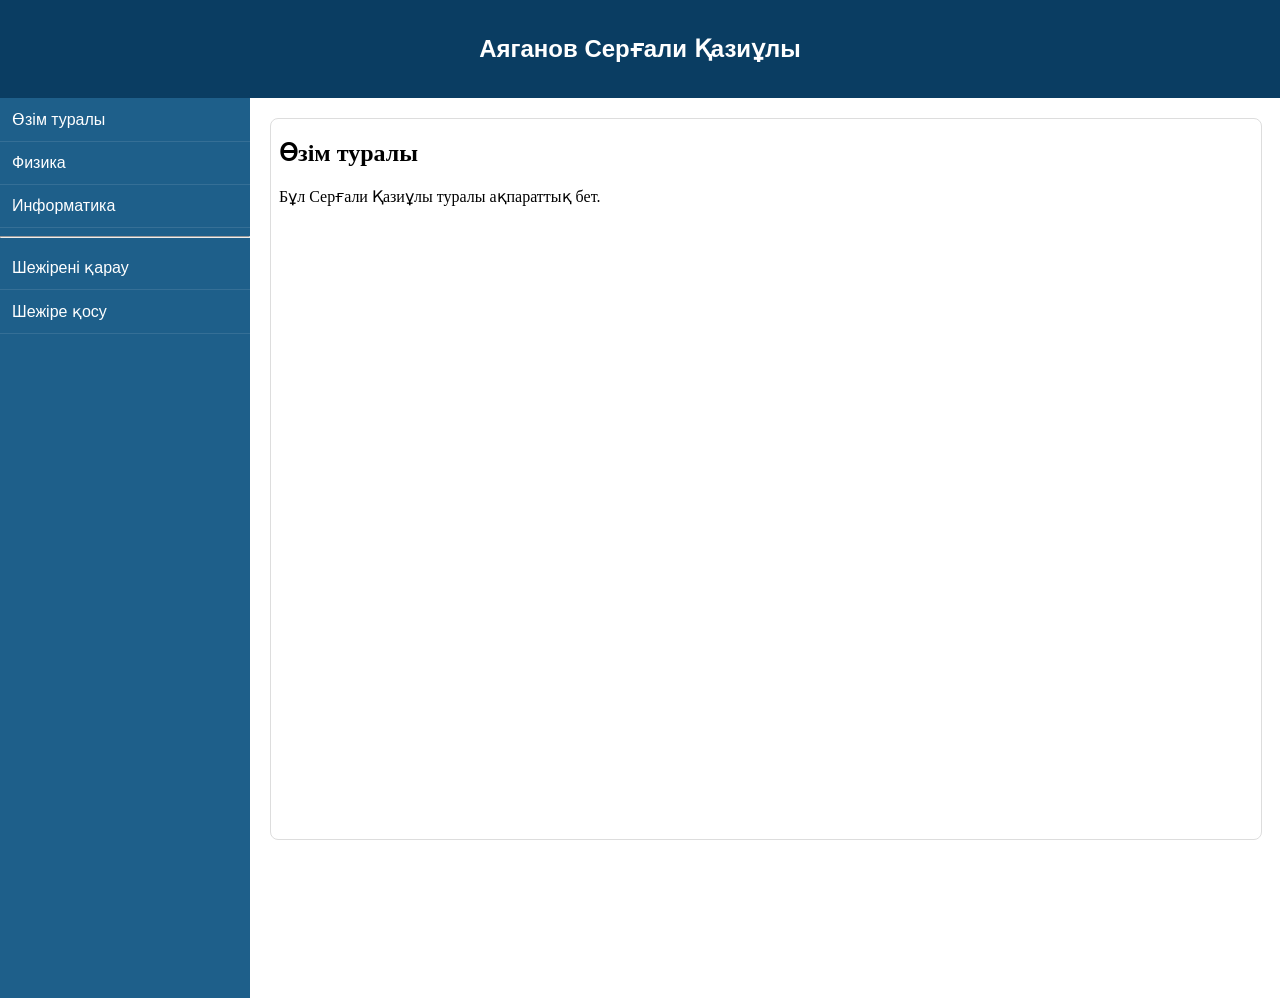
<file: index.html>
<!DOCTYPE html>
<html lang="kk">
<head>
    <meta charset="UTF-8">
    <title>Серғали сайты</title>

    <style>
        body { margin: 0; font-family: Arial, sans-serif; }

        header {
            background: #0a3d62;
            color: white;
            padding: 15px;
            text-align: center;
        }

        .container { display: flex; }

        .sidebar {
            width: 250px;
            background: #1e5f8a;
            height: 100vh;
            color: white;
        }

        .sidebar a {
            display: block;
            padding: 12px;
            color: white;
            text-decoration: none;
            border-bottom: 1px solid rgba(255,255,255,0.1);
            cursor: pointer;
        }

        .sidebar a:hover {
            background: #0a3d62;
        }

        .content {
            flex: 1;
            padding: 20px;
        }

        iframe {
            width: 100%;
            height: 80vh;
            border: 1px solid #ddd;
            border-radius: 8px;
        }
    </style>
</head>
<body>

<header>
    <h2>Аяганов Серғали Қазиұлы</h2>
</header>

<div class="container">
    <div class="sidebar">
        <a onclick="loadPage('about')">Өзім туралы</a>
        <a onclick="loadPage('physics')">Физика</a>
        <a onclick="loadPage('informatics')">Информатика</a>
        <hr>
        <a onclick="openPage('view.html')">Шежірені қарау</a>
        <a onclick="openPage('shezhire.html')">Шежіре қосу</a>
    </div>

    <div class="content">
        <iframe id="frame"></iframe>
    </div>
</div>

<script>
    function loadPage(page) {
        let content = "";

        if(page === "about") {
            content = `
                <h2>Өзім туралы</h2>
                <p>Бұл Серғали Қазиұлы туралы ақпараттық бет.</p>
            `;
        }

        if(page === "physics") {
            content = `
                <h2>Физика</h2>
                <p>Физика пәні бойынша оқу материалдары мен тапсырмалар.</p>
            `;
        }

        if(page === "informatics") {
            content = `
                <h2>Информатика</h2>
                <p>Информатика және бағдарламалау негіздері.</p>
            `;
        }

        document.getElementById("frame").srcdoc = content;
    }

    // ЕНДІ нақты HTML файлдарға ашады
    function openPage(url) {
        window.open(url, "_blank");
    }

    window.onload = () => loadPage('about');
</script>

</body>
</html>
</file>
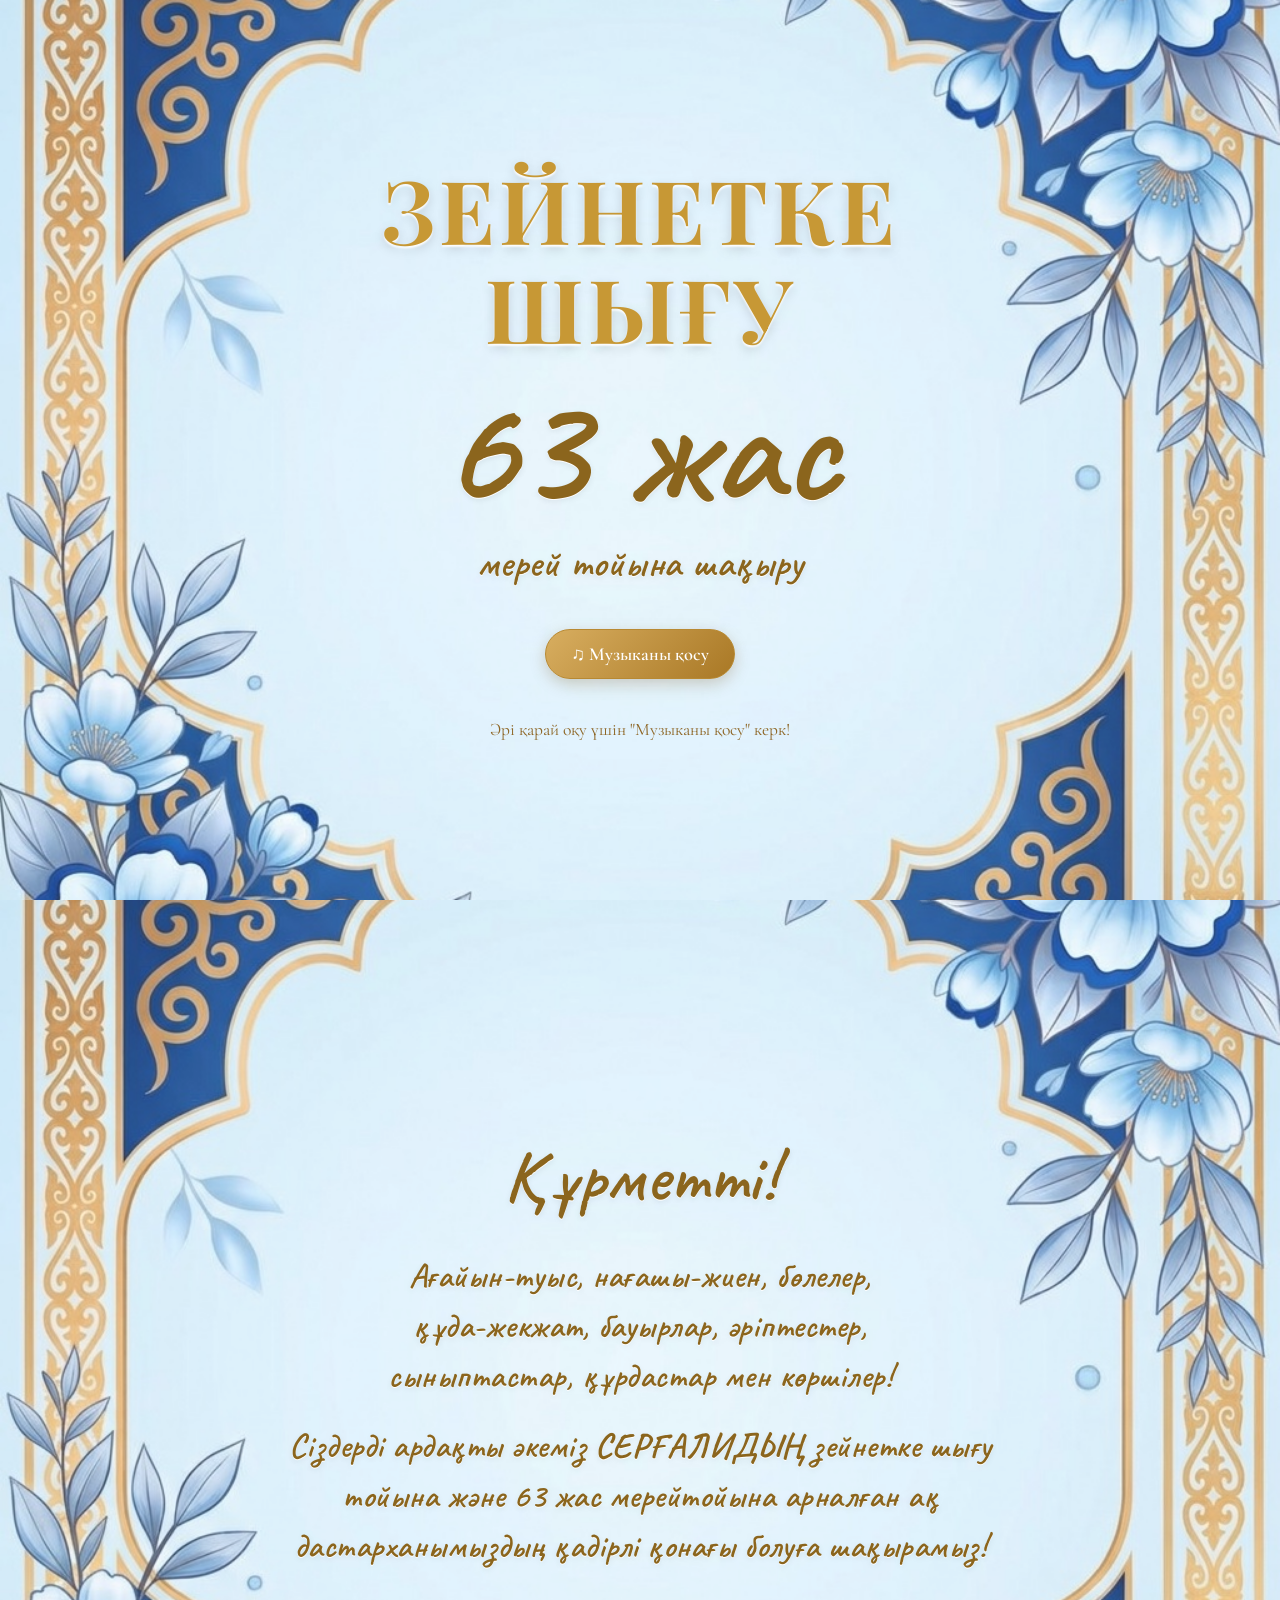
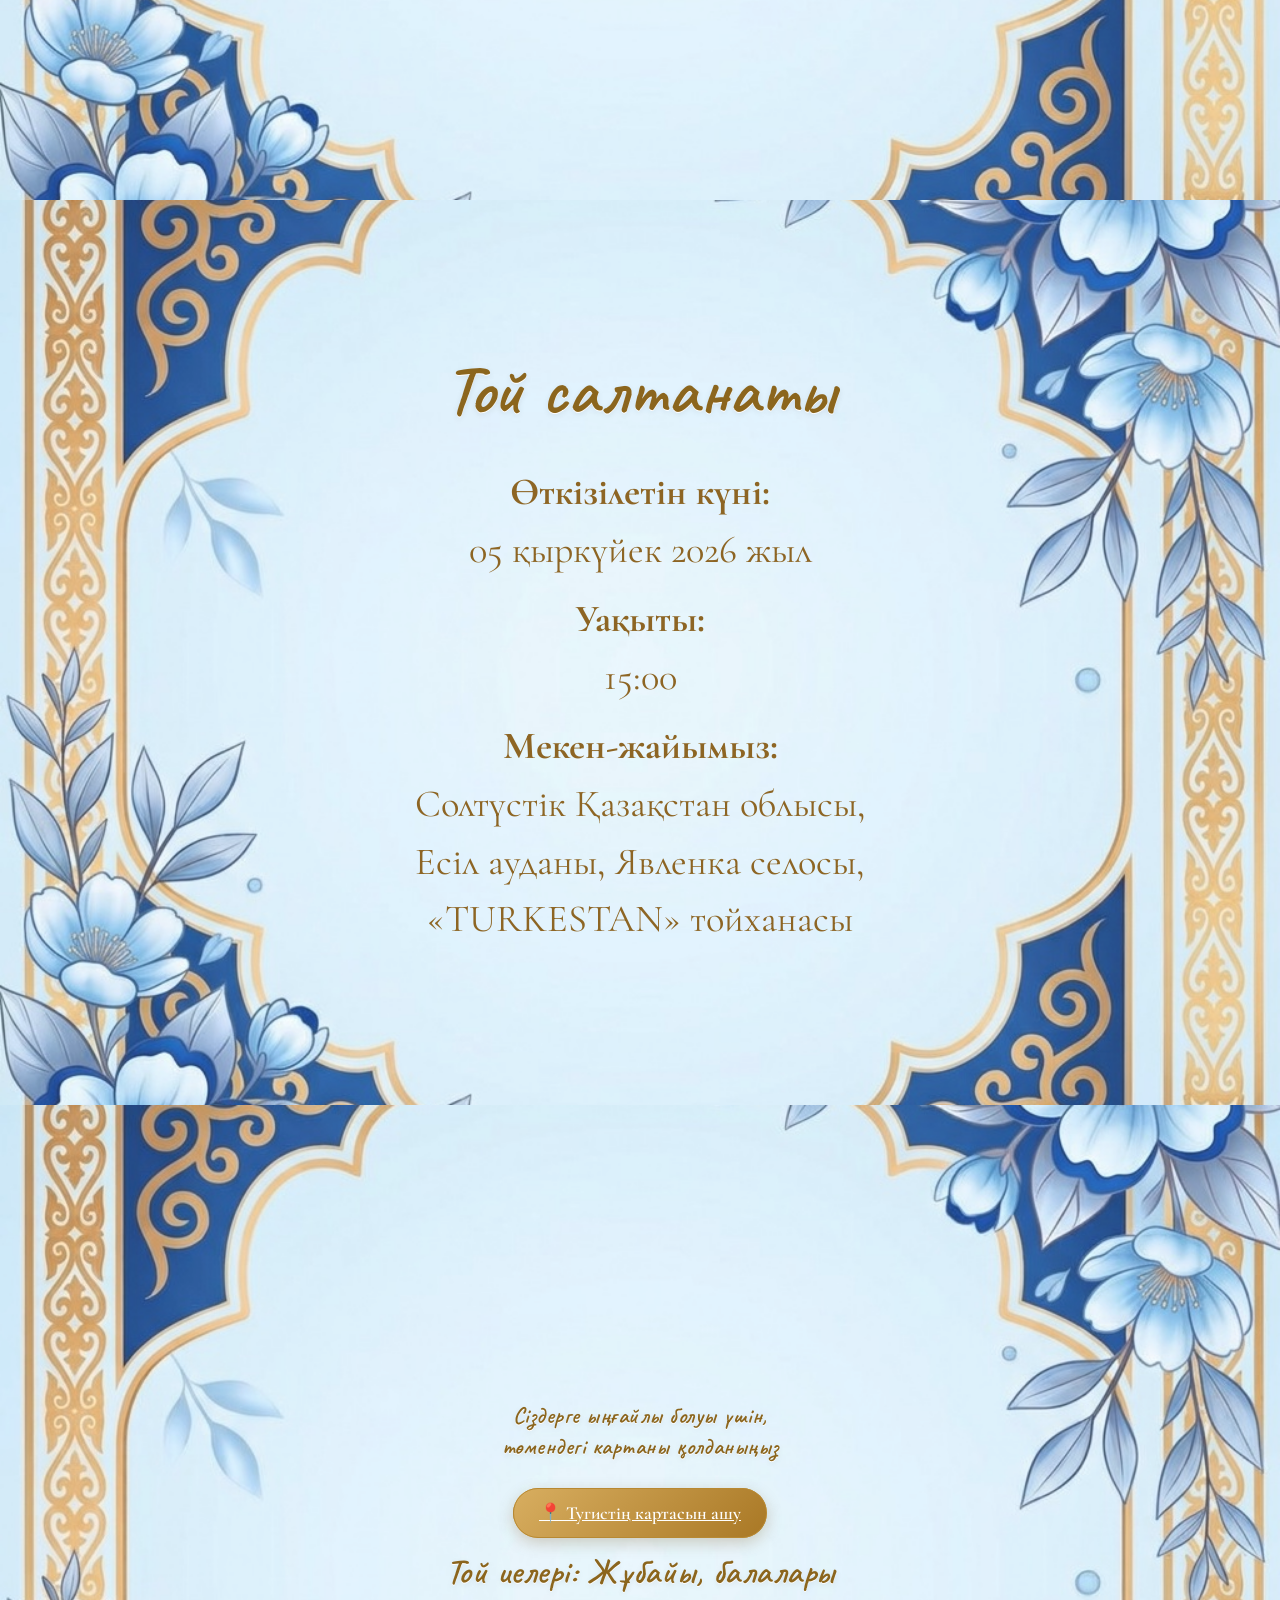
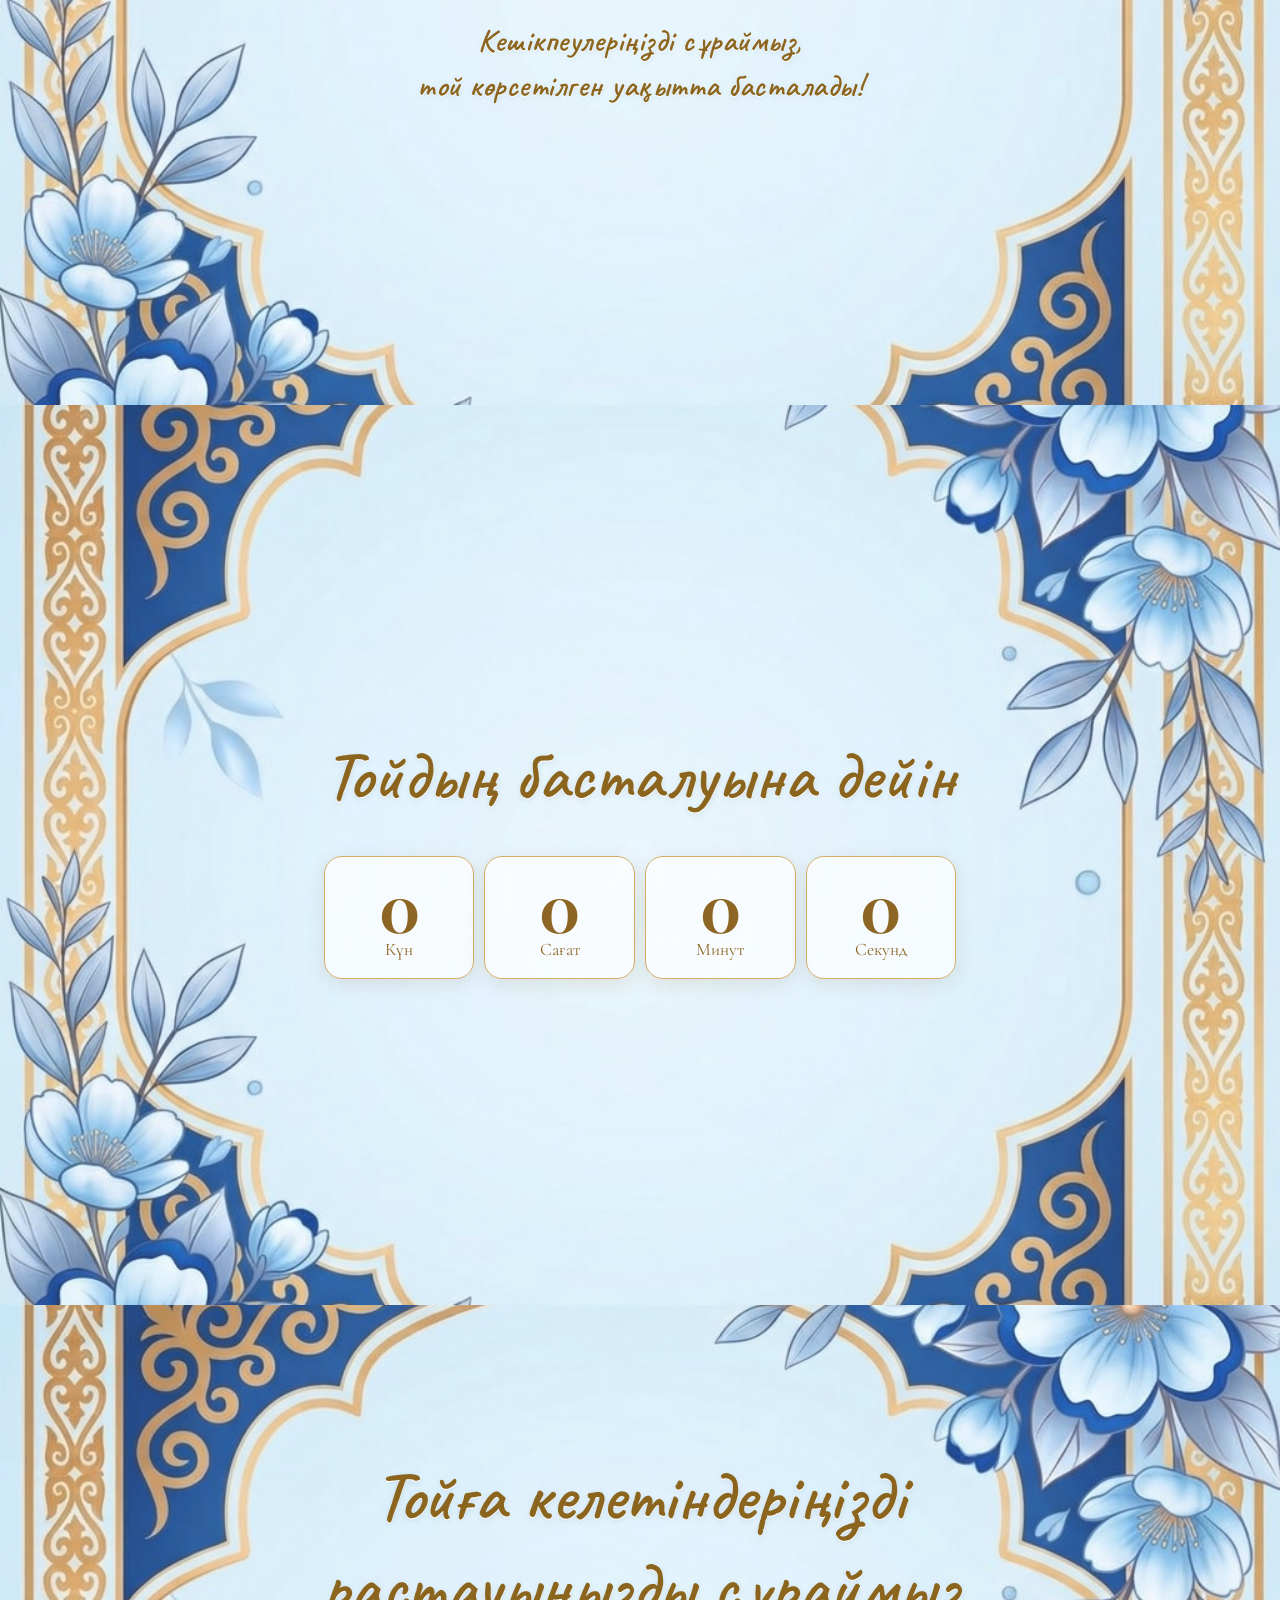
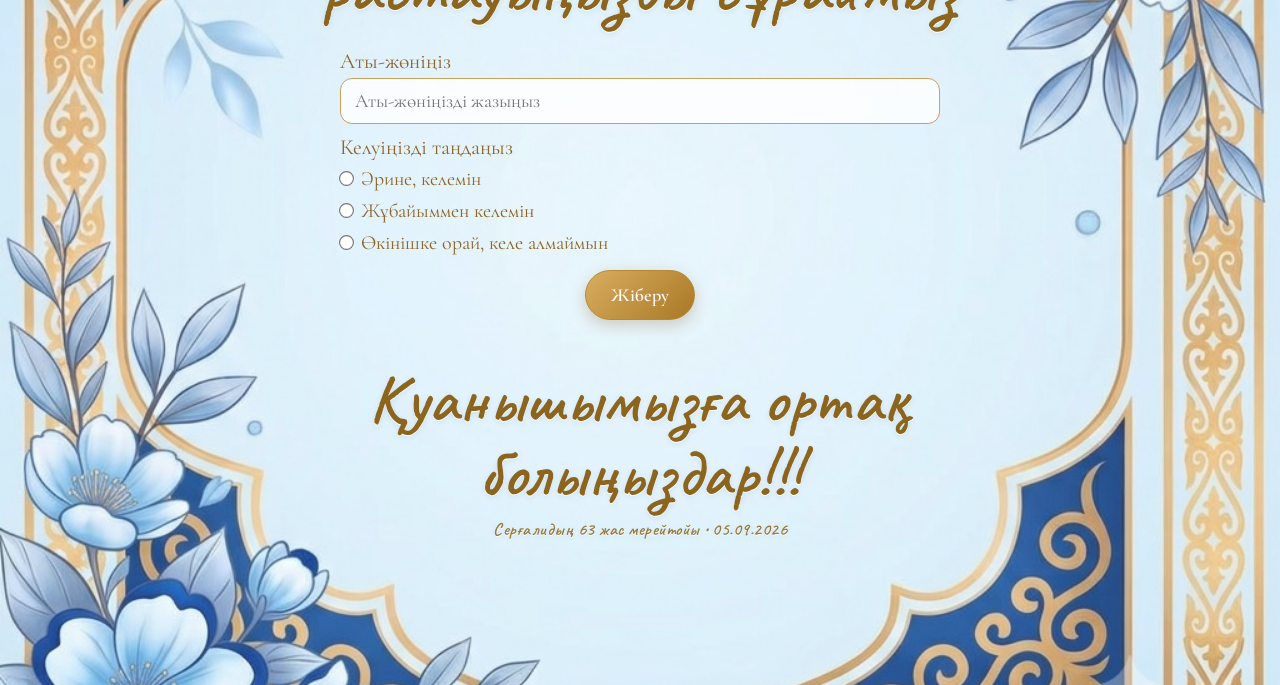
<file: retirement/index.html>
<!DOCTYPE html>
<html lang="kk">
<head>
<meta charset="UTF-8">
<meta name="viewport" content="width=device-width, initial-scale=1.0">
<title>Серғали — 63 жас мерейтойы</title>
<link rel="preconnect" href="https://fonts.googleapis.com">
<link rel="preconnect" href="https://fonts.gstatic.com" crossorigin>
<link href="https://fonts.googleapis.com/css2?family=Bad+Script&family=Caveat:wght@500;600;700&family=Cormorant+Garamond:ital,wght@0,500;0,600;0,700;1,400;1,600&family=Playfair+Display:wght@500;600;700&display=swap" rel="stylesheet">
<style>
:root{
  --gold:#b88932; --dark-gold:#8d6524; --cream:#fffaf2; --pink:#f7dfd7;
}
*{box-sizing:border-box}
html{scroll-behavior:smooth}
body{
  margin:0; background:#ead2b6; color:var(--dark-gold);
  font-family:'Cormorant Garamond',serif;
}
.page{
  min-height:100vh; position:relative; display:flex; align-items:center; justify-content:center;
  padding:42px 22px; overflow:hidden;
  background-color:var(--cream);
  background-image:url('фон.jpg');
  background-size:cover; background-position:center;
}
.page::before{
  content:""; position:absolute; inset:0; background:rgba(255,250,242,.10); pointer-events:none;
}
.card{
  position:relative; z-index:1; width:min(920px,100%); min-height:calc(100vh - 84px);
  display:flex; align-items:center; justify-content:center; text-align:center;
  padding:clamp(38px,8vw,110px) clamp(24px,8vw,100px);
}
.content{max-width:760px}
h1,h2,h3,p{margin:0}
.gold{
color:#c79835;
text-shadow:
0 2px 0 white,
0 4px 12px rgba(0,0,0,.15);
}
.script{
font-family:'Caveat', cursive;
font-weight:600;
font-size:1.45em;
line-height:1.3;
letter-spacing:.5px;
color:#8b651d;
text-shadow:
0 1px 0 #fff,
0 2px 6px rgba(0,0,0,.08);
}
.title{
font-family:'Playfair Display',serif;
font-weight:700;
letter-spacing:4px;
text-shadow:
0 2px 2px white,
0 4px 12px rgba(0,0,0,.15);
}
.hero h1{font-size:clamp(2.2rem,8vw,5.5rem); line-height:1.12}
.hero .age{font-size:clamp(4rem,16vw,10rem); line-height:.9; margin:18px 0}
.subtitle{font-size:clamp(1.3rem,4vw,2.5rem)}
.scroll-hint{margin-top:40px;font-size:1.1rem;animation:bob 2s infinite}
@keyframes bob{50%{transform:translateY(8px);opacity:.65}}
.music-btn,.map-btn,.submit-btn{
  border:1px solid var(--gold); background:linear-gradient(135deg,#d8ae60,#a97825);
  color:#fff; border-radius:999px; padding:13px 25px; font:600 1.15rem 'Cormorant Garamond',serif;
  cursor:pointer; box-shadow:0 5px 15px rgba(120,80,20,.25); transition:.25s;
}
.music-btn:hover,.map-btn:hover,.submit-btn:hover{transform:translateY(-2px);filter:brightness(1.05)}
.invite h2{font-size:clamp(2.2rem,7vw,4.5rem); margin-bottom:28px}
.invite p{font-size:clamp(1.35rem,4vw,2.15rem); line-height:1.45}
.details h2,.rsvp h2{font-size:clamp(2.3rem,7vw,4.4rem); margin-bottom:28px}
.detail-line{font-size:clamp(1.5rem,4.5vw,2.4rem); line-height:1.5; margin:12px 0}
.label{font-weight:700}
.map-btn{margin:24px 0}
.hosts{font-size:clamp(1.5rem,4vw,2.2rem); margin-top:25px}
.note{font-size:clamp(1.35rem,4vw,2rem); margin-top:25px; line-height:1.4}
.countdown h2{font-size:clamp(2.2rem,7vw,4.3rem); margin-bottom:35px}
.timer{display:grid;grid-template-columns:repeat(4,1fr);gap:10px;max-width:700px;margin:auto}
.time-box{background:rgba(255,255,255,.72);border:1px solid #d4ad68;border-radius:18px;padding:18px 8px;box-shadow:0 5px 18px rgba(120,80,20,.12)}
.time-box strong{display:block;font-family:'Playfair Display',serif;font-size:clamp(2rem,7vw,4rem);line-height:1}
.time-box span{font-size:1.1rem}

.rsvp h2 {
  margin-bottom: 15px;
}
.rsvp form {
  max-width: 600px;
  margin: 0 auto;
  text-align: left;
}
.rsvp label.form-label {
  display: block;
  font-size: 1.35rem;
  margin: 10px 0 4px;
}
.rsvp input[type=text] {
  width: 100%;
  padding: 10px 14px;
  border: 1px solid #c9a15b;
  border-radius: 12px;
  background: rgba(255,255,255,.85);
  font: 1.2rem 'Cormorant Garamond',serif;
}
.options {
  display: grid;
  gap: 2px;
}
.option {
  display: flex;
  align-items: center;
  gap: 8px;
  font-size: 1.25rem;
  padding: 3px 0;
  cursor: pointer;
  border: none;
  background: none;
}
.option input {
  accent-color: var(--gold);
  transform: scale(1.15);
  margin: 0;
}
.submit-btn {
  display: block;
  margin: 12px auto 0;
}
.status {
  text-align: center;
  margin-top: 6px;
  font-size: 1.1rem;
  min-height: 1.2em;
}
.final {
  font-size: clamp(2.2rem, 7vw, 4.2rem);
  margin-top: 15px;
  line-height: 1.1;
}
.footer {
  font-size: 1.1rem;
  margin-top: 8px;
  opacity: .85;
}

@media(max-width:560px){
  .page{padding:18px 10px}
  .card{min-height:calc(100vh - 36px);padding:45px 26px}
  .timer{grid-template-columns:repeat(2,1fr)}
}
</style>
</head>
<body>

<section class="page hero">
  <div class="card"><div class="content">
    <h1 class="title gold">ЗЕЙНЕТКЕ ШЫҒУ</h1>
    <div class="age script gold">63 жас</div>
    <div class="subtitle script gold">мерей тойына шақыру</div><br><br>
    <button class="music-btn" id="musicBtn">♫ Музыканы қосу</button>
    <audio id="music" loop>
      <source src="dombyra.mp3" type="audio/mpeg">
    </audio>
    <div class="scroll-hint">Әрі қарай оқу үшін "Музыканы қосу" керк!</div>
  </div></div>
</section>

<section class="page invite">
  <div class="card"><div class="content">
    <h2 class="script gold">Құрметті!</h2>
    <p class="script">
      Ағайын-туыс, нағашы-жиен, бөлелер,<br>
      құда-жекжат, бауырлар, әріптестер,<br> 
      сыныптастар, құрдастар мен көршілер!
    </p>
    <br>
    <p class="script">
      Сіздерді ардақты әкеміз <b>СЕРҒАЛИДЫҢ</b> зейнетке шығу тойына
      және 63 жас мерейтойына арналған ақ дастарханымыздың
      қадірлі қонағы болуға шақырамыз!
    </p>
  </div></div>
</section>

<section class="page details">
  <div class="card"><div class="content">
    <h2 class="script gold">Той салтанаты</h2>
    <div class="detail-line"><span class="label">Өткізілетін күні:</span><br>05 қыркүйек 2026 жыл</div>
    <div class="detail-line"><span class="label">Уақыты:</span><br>15:00</div>
    <div class="detail-line"><span class="label">Мекен-жайымыз:</span><br>
      Солтүстік Қазақстан облысы,<br>
      Есіл ауданы, Явленка селосы,<br>
      «TURKESTAN» тойханасы
    </div>
  </div></div>
</section>

<section class="page map-page">
  <div class="card"><div class="content">
    <h2 class="script gold">Сіздерге ыңғайлы болуы үшін,<br>төмендегі картаны қолданыңыз</h2><br><br>
    <a class="map-btn" target="_blank" rel="noopener"
       href="https://maps.app.goo.gl/pAaXt7b4J4YG57rw5">
       📍 Тугистің картасын ашу
    </a>
    <div class="hosts script">Той иелері: Жұбайы, балалары</div>
    <div class="note script">Кешікпеулеріңізді сұраймыз,<br>той көрсетілген уақытта басталады!</div>
  </div></div>
</section>

<section class="page countdown">
  <div class="card"><div class="content">
    <h2 class="script gold">Тойдың басталуына дейін</h2>
    <div class="timer">
      <div class="time-box"><strong id="days">0</strong><span>Күн</span></div>
      <div class="time-box"><strong id="hours">0</strong><span>Сағат</span></div>
      <div class="time-box"><strong id="minutes">0</strong><span>Минут</span></div>
      <div class="time-box"><strong id="seconds">0</strong><span>Секунд</span></div>
    </div>
  </div></div>
</section>

<section class="page rsvp">
  <div class="card"><div class="content">
    <h2 class="script gold">Тойға келетіндеріңізді растауыңызды сұраймыз</h2>
    <form id="rsvpForm">
      <label for="name" class="form-label">Аты-жөніңіз</label>
      <input id="name" name="name" type="text" placeholder="Аты-жөніңізді жазыңыз" required>
      
      <label class="form-label">Келуіңізді таңдаңыз</label>
      <div class="options">
        <label class="option"><input type="radio" name="attendance" value="Әрине, келемін" required> Әрине, келемін</label>
        <label class="option"><input type="radio" name="attendance" value="Жұбайыммен келемін"> Жұбайыммен келемін</label>
        <label class="option"><input type="radio" name="attendance" value="Өкінішке орай, келе алмаймын"> Өкінішке орай, келе алмаймын</label>
      </div>
      
      <button class="submit-btn" type="submit">Жіберу</button>
      <div class="status" id="status"></div>
    </form>
    
    <div class="final script gold">Қуанышымызға ортақ болыңыздар!!!</div>
    <div class="footer script gold">Серғалидың 63 жас мерейтойы • 05.09.2026</div>
  </div></div>
</section>

<script>
// Таймер
const target = new Date("2026-09-05T15:00:00+05:00").getTime();
function updateCountdown(){
  const diff = Math.max(0, target - Date.now());
  document.getElementById("days").textContent = Math.floor(diff/86400000);
  document.getElementById("hours").textContent = Math.floor(diff/3600000)%24;
  document.getElementById("minutes").textContent = Math.floor(diff/60000)%60;
  document.getElementById("seconds").textContent = Math.floor(diff/1000)%60;
}
updateCountdown(); setInterval(updateCountdown,1000);

// Музыка және Авто-скролл
const musicBtn = document.getElementById("musicBtn");
const music = document.getElementById("music");
let scrollInterval = null;

function startAutoScroll() {
  stopAutoScroll();
  // Әр 20 миллисекунд сайын 1 пиксельге төмен жылжиды (ақырын әрі майда)
  scrollInterval = setInterval(() => {
    window.scrollBy({ top: 1, behavior: 'smooth' });
    // Беттің ең төменіне жетсе тоқтайды
    if ((window.innerHeight + window.scrollY) >= document.body.offsetHeight - 10) {
      stopAutoScroll();
    }
  }, 20);
}

function stopAutoScroll() {
  if (scrollInterval) {
    clearInterval(scrollInterval);
    scrollInterval = null;
  }
}

// Қолданушы экранды өзі ұстап тартса, авто-скроллды тоқтату
window.addEventListener('wheel', stopAutoScroll);
window.addEventListener('touchmove', stopAutoScroll);

function pauseMusic() {
  music.pause();
  musicBtn.textContent = "♫ Музыканы қосу";
  stopAutoScroll();
}

musicBtn.addEventListener("click", async () => {
  if (music.paused) {
    try {
      await music.play();
      musicBtn.textContent = "❚❚ Музыканы тоқтату";
      startAutoScroll();
    } catch(err) {
      alert("Музыка файлы табылған жоқ немесе браузер бұғаттады.");
    }
  } else {
    pauseMusic();
  }
});

// RSVP Форманы жіберу
const GOOGLE_SCRIPT_URL =
"https://script.google.com/macros/s/AKfycbwVpH1Y0qW8k8bloAGBi62cozmsYxEwzDB3_KLHFyTAionv3Q8_0u9WuXww9Joj60qH/exec";

document.getElementById("rsvpForm").addEventListener("submit", async (e) => {
  e.preventDefault();

  const status = document.getElementById("status");
  const name = document.getElementById("name").value.trim();
  const selected = document.querySelector('input[name="attendance"]:checked');

  if (!name || !selected) {
    status.textContent = "Аты-жөніңізді жазып, жауапты таңдаңыз.";
    return;
  }

  const data = {
    name: name,
    attendance: selected.value,
    date: new Date().toLocaleString("kk-KZ")
  };

  status.textContent = "Жіберілуде...";

  try {
    await fetch(GOOGLE_SCRIPT_URL, {
      method: "POST",
      mode: "no-cors",
      body: JSON.stringify(data)
    });

    status.textContent = "Рақмет! Жауабыңыз қабылданды.";
    document.getElementById("rsvpForm").reset();

    // Жауап сәтті жіберілгеннен кейін музыка мен авто-скролл тоқтайды
    pauseMusic();

  } catch (error) {
    status.textContent = "Қате болды. Қайтадан байқап көріңіз.";
  }
});
</script>
</body>
</html>
</file>
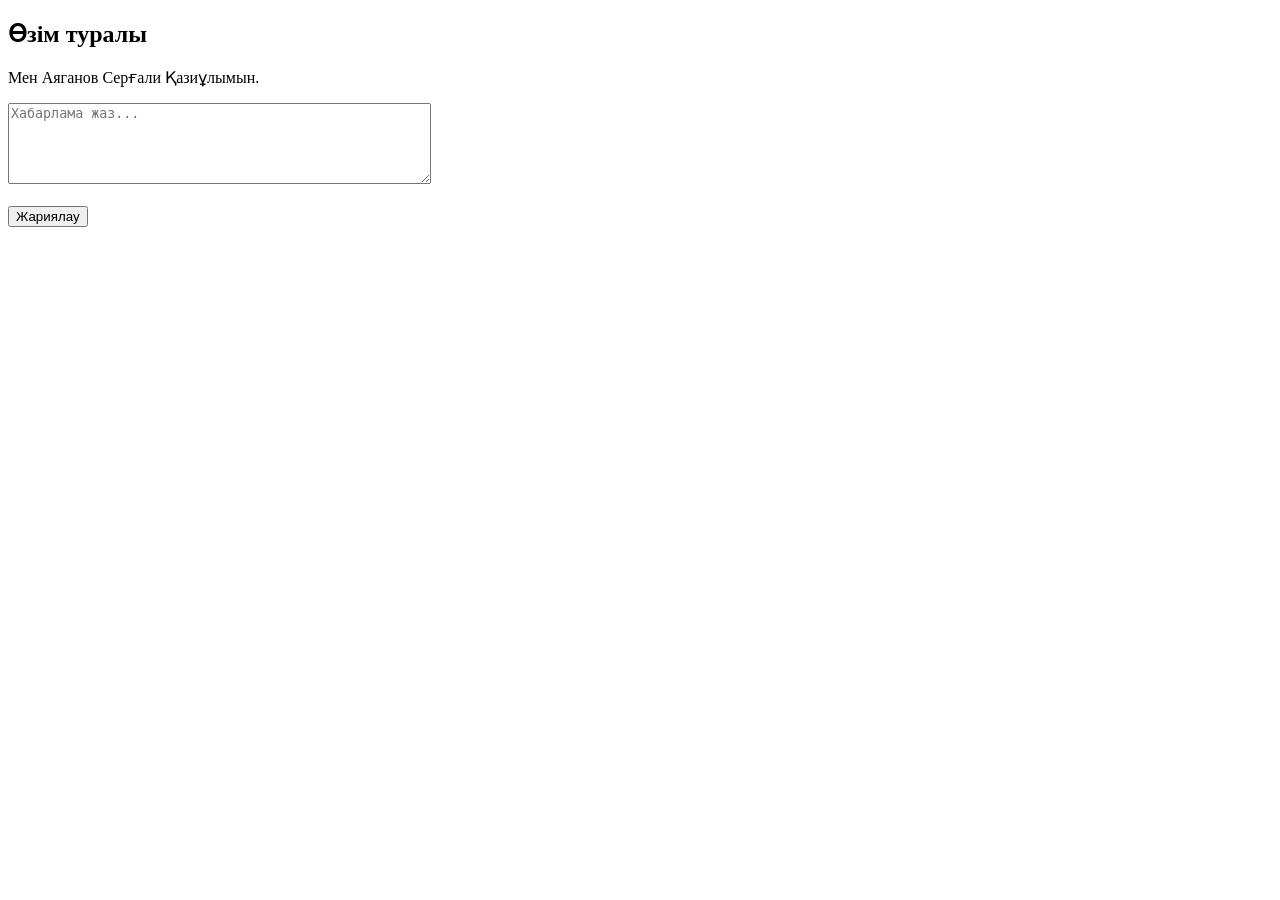
<file: about.html>
﻿<!DOCTYPE html>
<html lang="kk">
<head>
<meta charset="UTF-8">
</head>
<body>

<h2>Өзім туралы</h2>

<p>Мен Аяганов Серғали Қазиұлымын.</p>

<textarea id="msg" rows="5" cols="50" placeholder="Хабарлама жаз..."></textarea><br><br>
<button onclick="save()">Жариялау</button>

<p id="out"></p>

<script>
function save(){
  const text = document.getElementById("msg").value;
  localStorage.setItem("about", text);
  show();
}

function show(){
  document.getElementById("out").innerText =
    localStorage.getItem("about") || "";
}

show();
</script>

</body>
</html>
</file>
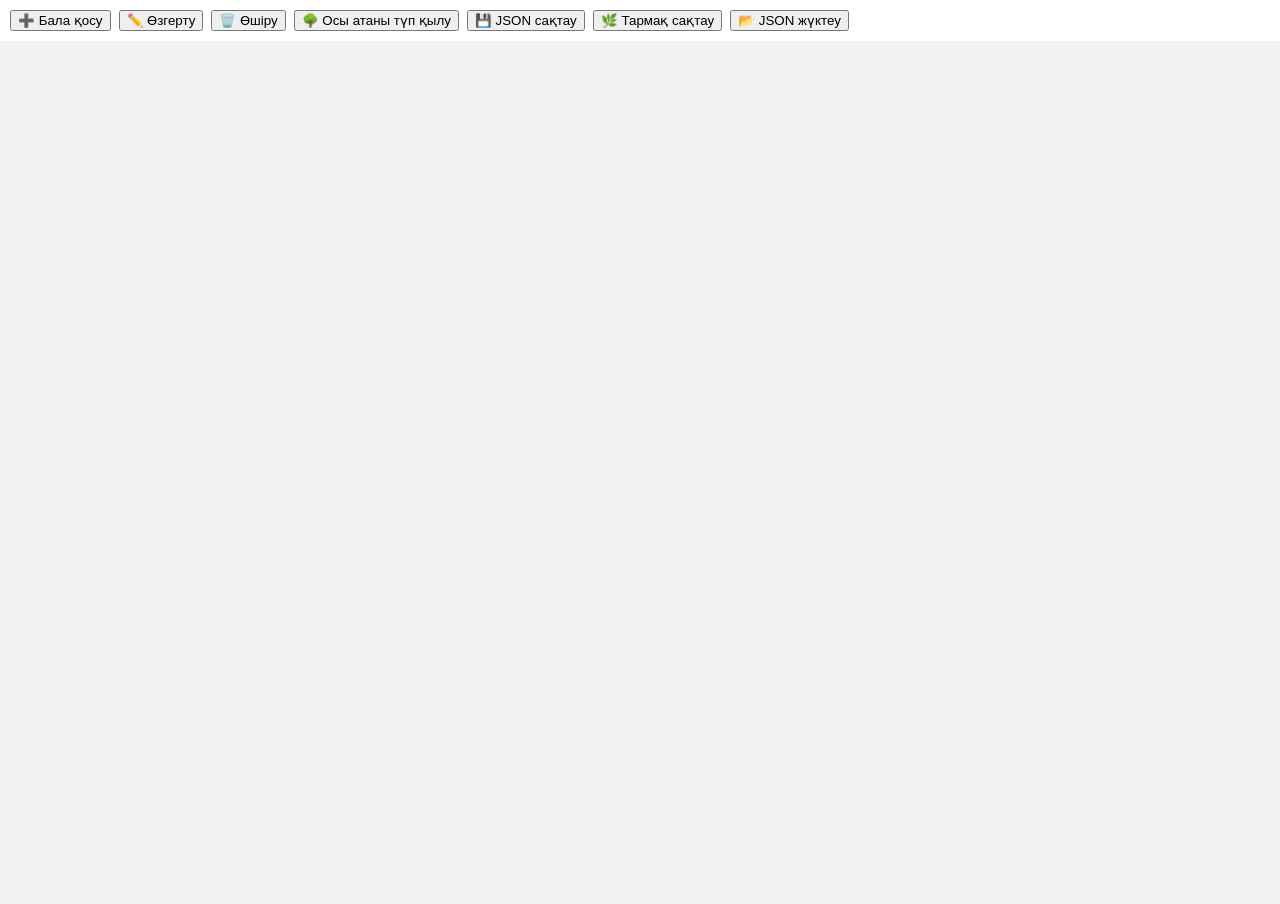
<file: shezhire.html>
﻿<!DOCTYPE html>
<html lang="kk">
<head>
<meta charset="UTF-8" />
<title>Шежіреге қосу</title>
<script src="https://d3js.org/d3.v7.min.js"></script>
<style>
body { margin:0; font-family:Arial; background:#f2f2f2; overflow:hidden;}
#toolbar {position:absolute; top:0; left:0; right:0; background:white; padding:10px; display:flex; gap:8px;}
#tree {width:100vw; height:100vh;}
.node rect {fill-opacity:0.35; stroke-width:2; cursor:pointer;}
.node text {font-size:14px; font-weight:bold; pointer-events:none;}
.link {fill:none; stroke:#999; stroke-width:2;}
.selected rect {stroke:red; stroke-width:3;}
#modal {
 position:fixed; top:50%; left:50%;
 transform:translate(-50%,-50%);
 background:white; padding:20px;
 border-radius:10px; display:none;
 width:300px;
}
.childItem {background:#eee; margin:5px; padding:5px; border-radius:4px;}
</style>
</head>
<body>

<div id="toolbar">
  <button id="addChildBtn">➕ Бала қосу</button>
  <button id="renameBtn">✏️ Өзгерту</button>
  <button id="deleteBtn">🗑️ Өшіру</button>
  <button id="makeRootBtn">🌳 Осы атаны түп қылу</button>
  <button id="saveBtn">💾 JSON сақтау</button>
  <button id="exportBranchBtn">🌿 Тармақ сақтау</button>
  <button id="importBtn">📂 JSON жүктеу</button>
  <input type="file" id="importFile" style="display:none">
</div>

<svg id="tree"></svg>

<div id="modal">
  <h3>Бірнеше бала қосу</h3>
  <input id="childName" placeholder="Аты" />
  <select id="gender">
    <option value="male">ер</option>
    <option value="female">әйел</option>
  </select>
  <select id="type">
    <option value="бала">бала</option>
    <option value="жиен">жиен</option>
  </select>
  <br><br>
  <button id="addMore">+ Қосу</button>
  <button id="confirm">Дайын</button>
  <button id="close">Жабу</button>
  <div id="list"></div>
</div>

<script>
let data = {
  name:"АЛАШ", gender:"male", type:"бала", children:[
    {name:"Сейілхан", gender:"male", type:"бала", children:[]},
    {name:"Жайлыхан", gender:"male", type:"бала", children:[]}
  ]
};
let selected = null;
let tempChildren = [];

const svg = d3.select("#tree");
const g = svg.append("g");
svg.call(d3.zoom().on("zoom", e=>g.attr("transform", e.transform)));

// collapse / expand
function toggle(d){
  if(d.children){ d._children=d.children; d.children=null; }
  else if(d._children){ d.children=d._children; d._children=null; }
}

// dynamic width
function getNodeWidth(node){
  let maxLen = 0;
  function traverse(d){ 
    if(d.name.length>maxLen) maxLen=d.name.length;
    if(d.children) d.children.forEach(traverse);
    if(d._children) d._children.forEach(traverse);
  }
  traverse(node);
  return Math.max(120, maxLen*9 + 40);
}

// UPDATE
function update(){
  g.selectAll("*").remove();
  if(!data) return;

  const nodeWidth = getNodeWidth(data);
  const nodeHeight = 40;
  const radius = nodeHeight/2;

  const root = d3.hierarchy(data, d=>d.children);

d3.tree().nodeSize([80, nodeWidth+80])(root);

// Сол жақ ортасына орналастыру
const startX = window.innerHeight / 2;
const startY = 150;

g.attr("transform", `translate(${startY},${startX})`);

  // links
  g.selectAll(".link")
    .data(root.links())
    .enter()
    .append("path")
    .attr("class","link")
    .attr("stroke", d=>d.target.data.type==="жиен"?"gold":"#999")
    .attr("stroke-width", d=>d.target.data.type==="жиен"?4:2)
    .attr("d", d=>{
      const sx=d.source.y+nodeWidth/2, sy=d.source.x;
      const ex=d.target.y-nodeWidth/2, ey=d.target.x;
      const mx=(sx+ex)/2;
      return `M${sx},${sy} C${mx},${sy} ${mx},${ey} ${ex},${ey}`;
    });

  // nodes
  const node = g.selectAll(".node")
    .data(root.descendants())
    .enter()
    .append("g")
    .attr("class","node")
    .attr("transform", d=>`translate(${d.y},${d.x})`)
    .on("click",(e,d)=>{ selected=d; toggle(d.data); update(); });

  node.classed("selected", d=>d===selected);

  node.append("rect")
    .attr("x",-nodeWidth/2).attr("y",-nodeHeight/2)
    .attr("width",nodeWidth).attr("height",nodeHeight)
    .attr("rx",radius).attr("ry",radius)
    .attr("fill", d=>d.data.gender==="female"?"#f7a6c6":"#8bb7ff")
    .attr("stroke", d=>d.data.type==="жиен"?"gold":(d.data.gender==="female"?"#d95380":"#3b70d6"))
    .attr("stroke-width", d=>d.data.type==="жиен"?4:2);

  node.append("text")
    .attr("text-anchor","middle")
    .attr("dy",5)
    .text(d=>d.data.name);
}

// CLEAN
function cleanData(node){
  return {
    name: node.name||"",
    gender: node.gender||"male",
    type: node.type||"бала",
    children: Array.isArray(node.children)?node.children.map(cleanData):[]
  };
}

// MODAL
const modal = document.getElementById("modal");
const list = document.getElementById("list");

document.getElementById("addChildBtn").onclick = ()=>{
  if(!selected){
    alert("Алдымен адамды таңдаңыз");
    return;
  }

  modal.style.display="block";
  tempChildren=[];
  list.innerHTML="";

  // Кімге қосылып жатқанын көрсету
  document.querySelector("#modal h3").innerText =
    `"${selected.data.name}" үшін бала қосу`;
};

document.getElementById("addMore").onclick = ()=>{
  const name = document.getElementById("childName").value.trim();
  if(!name){ alert("Аты жазылуы тиіс"); return; }
  const gender = document.getElementById("gender").value;
  const type = document.getElementById("type").value;
  tempChildren.push({name, gender, type});
  const div = document.createElement("div");
  div.className="childItem";
  div.textContent=`${name} (${gender}, ${type})`;
  list.appendChild(div);
  document.getElementById("childName").value="";
};

document.getElementById("confirm").onclick = ()=>{
  if(tempChildren.length===0) return;
  tempChildren.forEach(c=>{
    if(!selected.data.children) selected.data.children=[];
    selected.data.children.push({...c, children:[]});
  });
  modal.style.display="none";
  update();
};

document.getElementById("close").onclick = ()=>{ modal.style.display="none"; };

// RENAME
document.getElementById("renameBtn").onclick = ()=>{
  if(!selected){ alert("Таңдаңыз"); return; }
  const name = prompt("Жаңа аты:", selected.data.name);
  if(name) selected.data.name=name;
  update();
};

// DELETE
document.getElementById("deleteBtn").onclick = ()=>{
  if(!selected){
    alert("Таңдаңыз");
    return;
  }

  // Түбірді өшірмеу
  if(selected.data.name==="АЛАШ"){
    alert("Түпкі түйінді өшіруге болмайды");
    return;
  }

  // Растау
  const ok = confirm(
    `"${selected.data.name}" өшірілсін бе?`
  );

  if(!ok) return;

  function removeNode(parent, child){
    if(!parent.children) return false;

    const index = parent.children.indexOf(child);

    if(index>=0){
      parent.children.splice(index,1);
      return true;
    }

    for(let c of parent.children){
      if(removeNode(c,child)) return true;
    }

    return false;
  }

  removeNode(data, selected.data);

  selected=null;

  update();
};

// JSON EXPORT
document.getElementById("saveBtn").onclick = ()=>{
  const clean = cleanData(data);
  const jsonStr = JSON.stringify(clean, null, 2);
  const blob = new Blob([jsonStr], {type:"application/json"});
  const url = URL.createObjectURL(blob);
  const a = document.createElement("a");
  a.href=url;
  a.download="shezhire.json";
  a.click();
  URL.revokeObjectURL(url);
};
// BRANCH EXPORT
document.getElementById("exportBranchBtn").onclick = ()=>{

  if(!selected){
    alert("Алдымен адам таңдаңыз");
    return;
  }

  // Тек таңдалған тармақты сақтау
  const branch = cleanData(selected.data);

  const jsonStr = JSON.stringify(branch, null, 2);

  const blob = new Blob(
    [jsonStr],
    {type:"application/json"}
  );

  const url = URL.createObjectURL(blob);

  const a = document.createElement("a");

  a.href = url;

  // Файл аты
  a.download = selected.data.name + "_tarmaq.json";

  a.click();

  URL.revokeObjectURL(url);
};

// JSON IMPORT
document.getElementById("importBtn").onclick = ()=>{ document.getElementById("importFile").click(); };
document.getElementById("importFile").onchange = async (e)=>{
  const file = e.target.files[0];
  if(!file) return;
  const text = await file.text();
  try{
    data = JSON.parse(text);
    selected=null;
    update();
    alert("Шежіре жүктелді!");
  }catch(err){
    alert("JSON дұрыс емес");
    console.error(err);
  }
};
document.getElementById("makeRootBtn").onclick = ()=>{
  if(!selected){
    alert("Адам таңдаңыз");
    return;
  }
  const ok = confirm(
    `"${selected.data.name}" жаңа түп ата болсын ба?`
  );
  if(!ok) return;
  data = cleanData(selected.data);
  selected = null;
  update();
  alert("Енді JSON сақталса, осы атадан басталады");
};

update();
</script>
</body>
</html>
</file>
